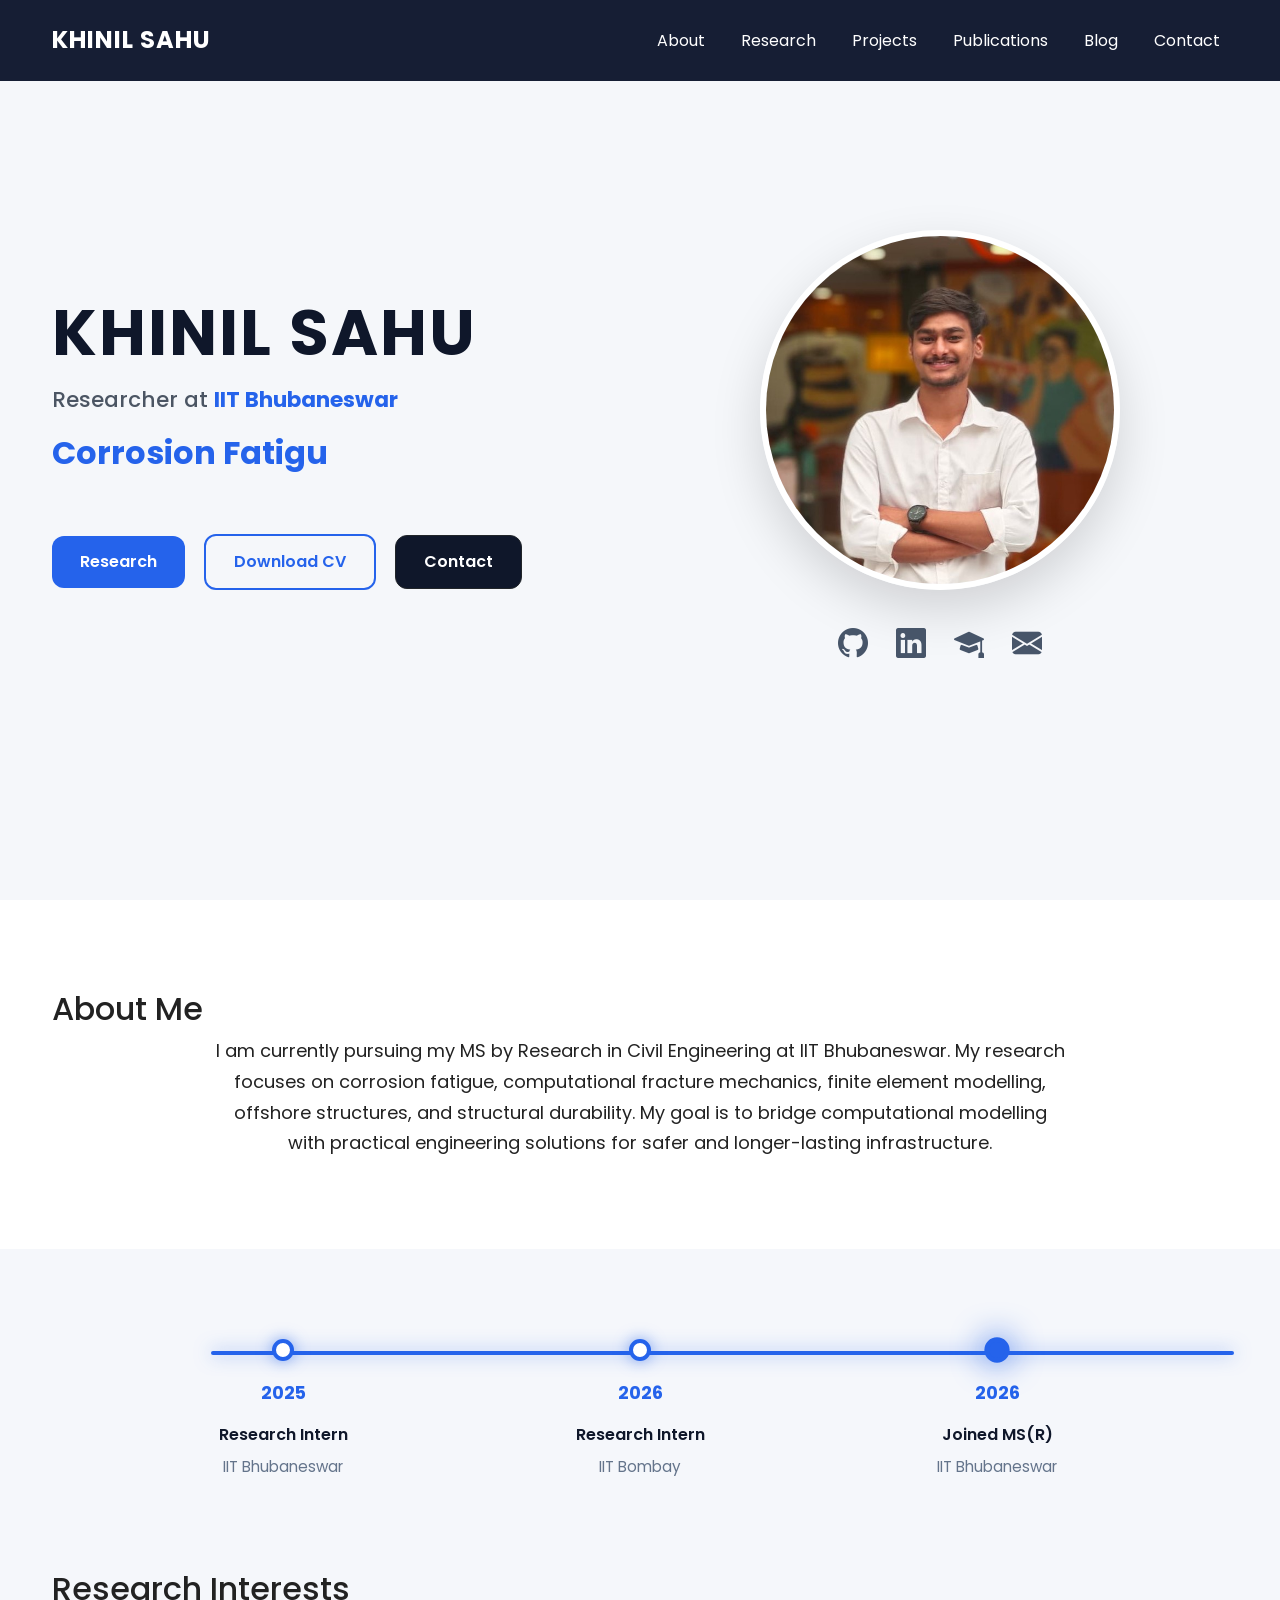
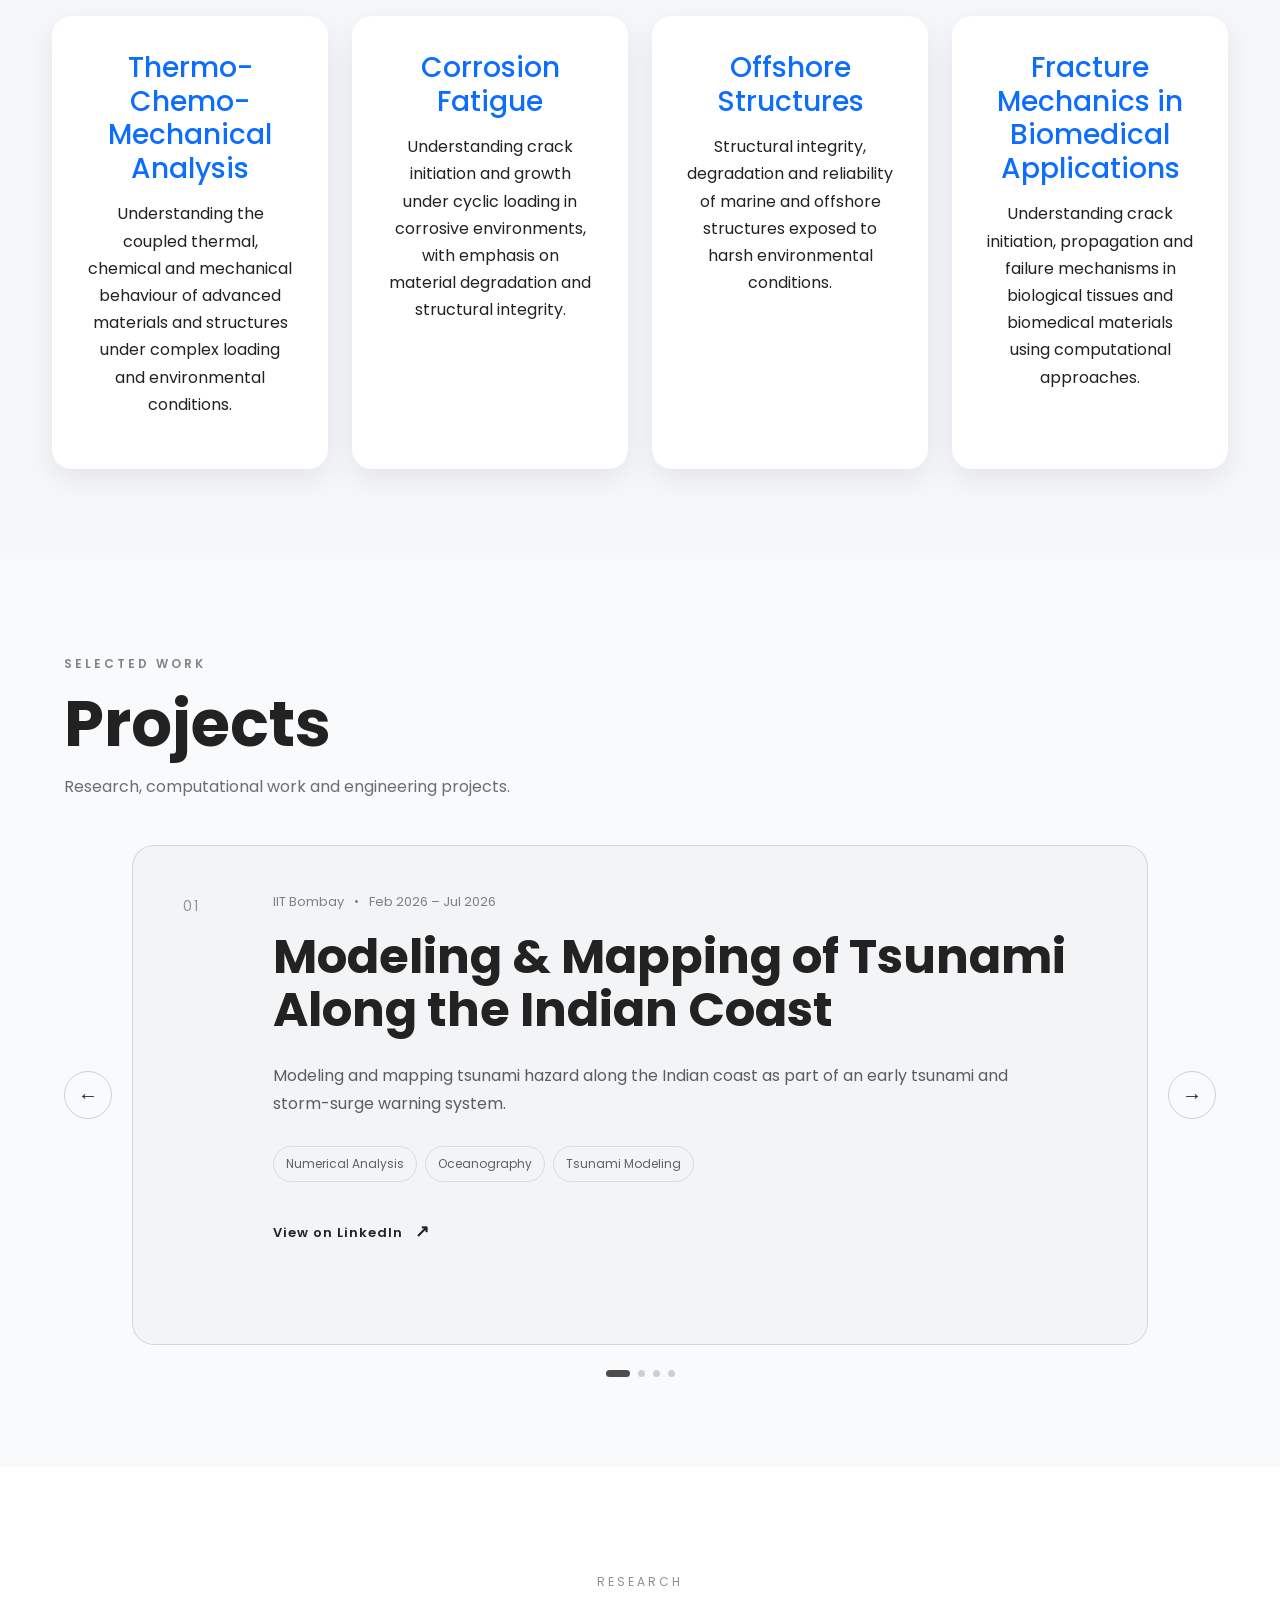
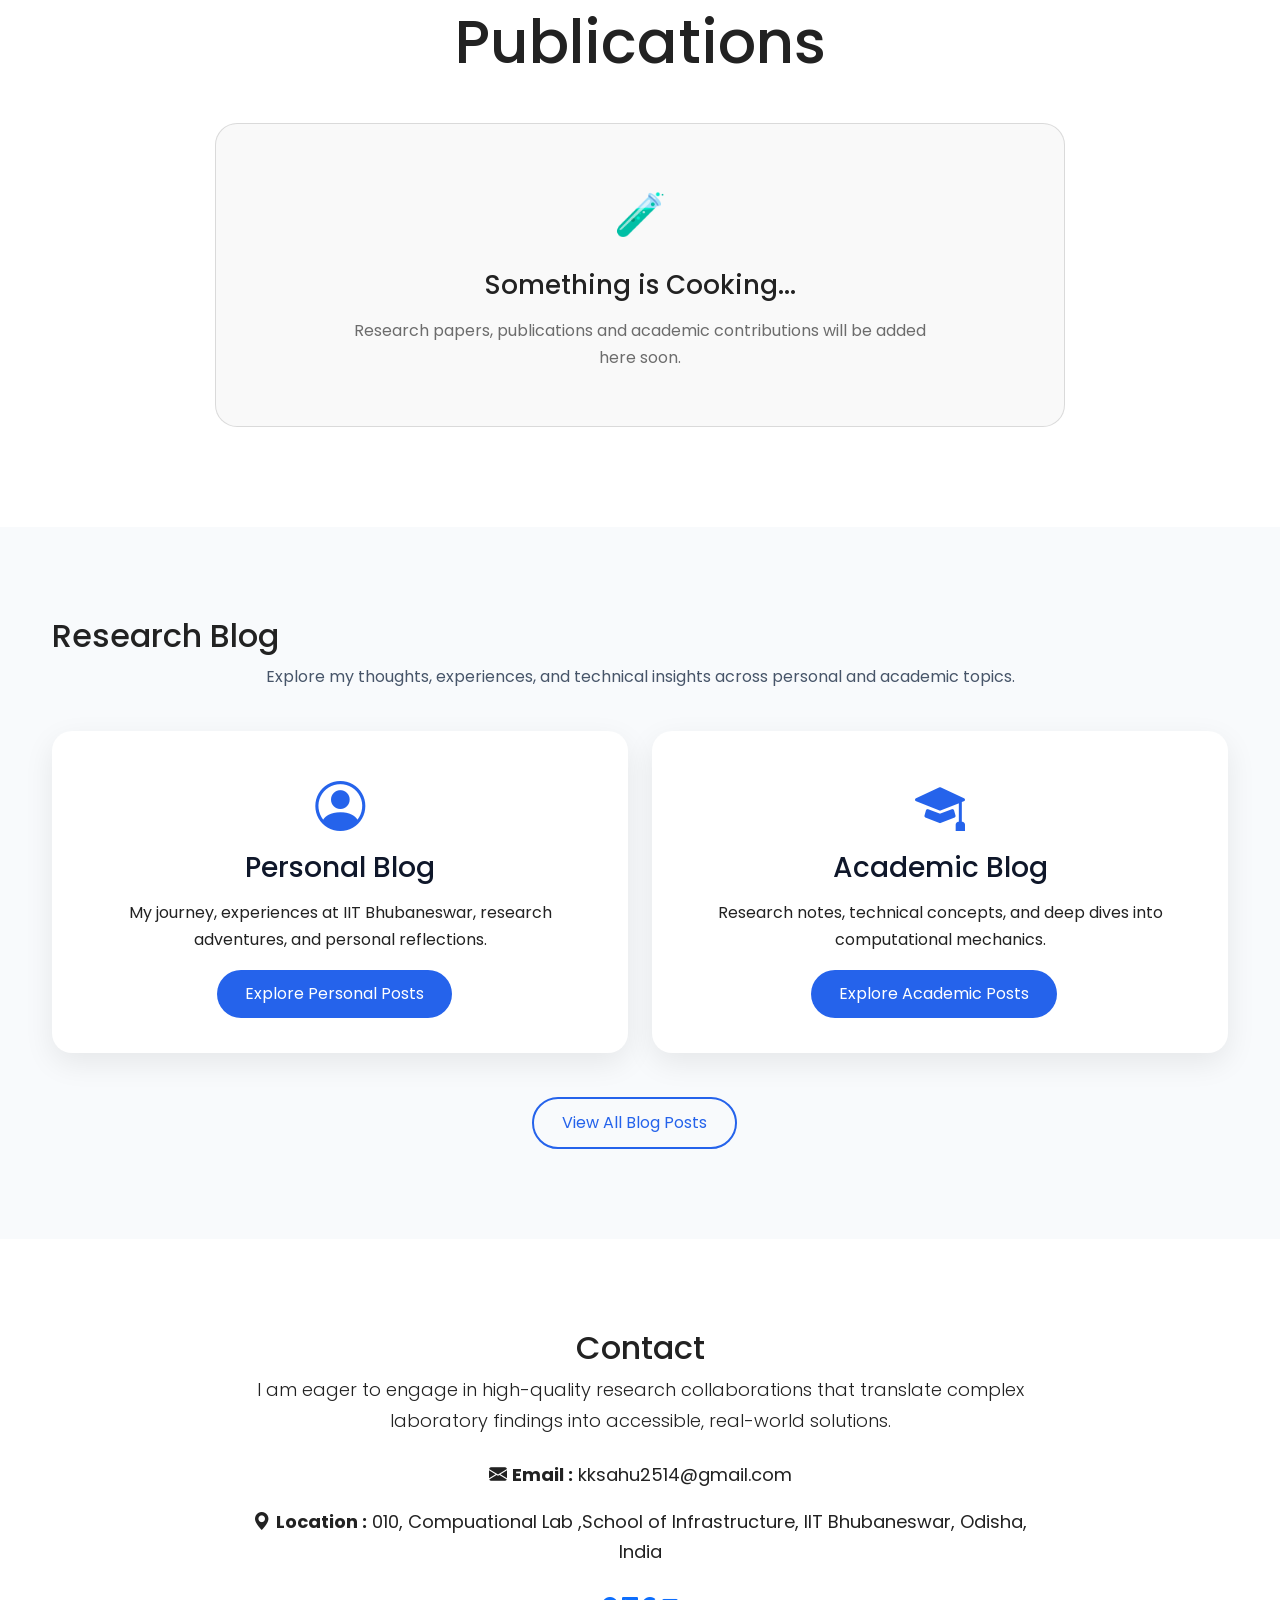
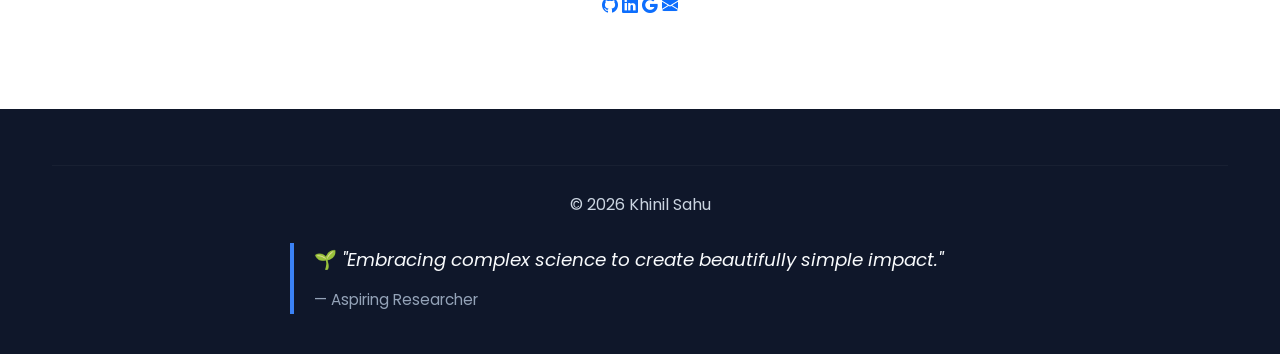
<file: index.html>
<!DOCTYPE html>
<html lang="en">

<head>

    <!-- =====================================================
         BASIC SETTINGS
    ====================================================== -->

    <meta charset="UTF-8">
    <meta name="viewport" content="width=device-width, initial-scale=1.0">

    <title>Khinil Sahu | Research Portfolio</title>

    <!-- Bootstrap -->

    <link href="https://cdn.jsdelivr.net/npm/bootstrap@5.3.7/dist/css/bootstrap.min.css" rel="stylesheet">

    <!-- Bootstrap Icons -->

    <link rel="stylesheet"
        href="https://cdn.jsdelivr.net/npm/bootstrap-icons@1.11.3/font/bootstrap-icons.css">

    <!-- Custom CSS -->

    <link rel="stylesheet" href="style.css">

</head>

<body>

<!-- =====================================================
     NAVIGATION BAR
====================================================== -->

<nav class="navbar navbar-expand-lg navbar-dark fixed-top">

    <div class="container">

        <a class="navbar-brand fw-bold" href="#">

            KHINIL SAHU

        </a>

        <button
            class="navbar-toggler"
            type="button"
            data-bs-toggle="collapse"
            data-bs-target="#navbarNav">

            <span class="navbar-toggler-icon"></span>

        </button>

        <div class="collapse navbar-collapse" id="navbarNav">

            <ul class="navbar-nav ms-auto">

                <li class="nav-item">
                    <a class="nav-link" href="#about">About</a>
                </li>

                <li class="nav-item">
                    <a class="nav-link" href="#research">Research</a>
                </li>

                <li class="nav-item">
                    <a class="nav-link" href="#projects">Projects</a>
                </li>

                <li class="nav-item">
                    <a class="nav-link" href="#publications">Publications</a>
                </li>

                <li class="nav-item">
                    <a class="nav-link" href="blog/index.html">Blog</a>
                </li>

                <li class="nav-item">
                    <a class="nav-link" href="#contact">Contact</a>
                </li>

            </ul>

        </div>

    </div>

</nav>

<!-- =====================================================
     HERO SECTION
====================================================== -->

<section class="hero">

<div class="container">

<div class="row align-items-center">

<!-- LEFT -->

<div class="col-lg-6">

<h1 class="hero-name">

KHINIL SAHU

</h1>

<p class="designation">

Researcher at <strong>IIT Bhubaneswar</strong>

</p>

<h2 class="typing"></h2>

<div class="hero-buttons">

<a href="#research" class="btn btn-primary">
Research
</a>

<a href="cv.pdf" class="btn btn-outline-primary">
Download CV
</a>

<a href="#contact" class="btn btn-dark">
Contact
</a>

</div>

</div>

<!-- RIGHT -->

<div class="col-lg-6 text-center">

<img src="profiles.jpg"
class="hero-photo">

<div class="photo-social">

<a href="#"><i class="bi bi-github"></i></a>

<a href="#"><i class="bi bi-linkedin"></i></a>

<a href="#"><i class="bi bi-mortarboard-fill"></i></a>

<a href="#"><i class="bi bi-envelope-fill"></i></a>

</div>

</div>

</div>

</div>

</section>

<!-- =====================================================
     ABOUT SECTION
====================================================== -->

<section id="about">

<div class="container">

<h2>

About Me

</h2>

<p class="text-center">

I am currently pursuing my MS by Research in Civil Engineering
at IIT Bhubaneswar. My research focuses on corrosion fatigue,
computational fracture mechanics, finite element modelling,
offshore structures, and structural durability.

My goal is to bridge computational modelling with practical
engineering solutions for safer and longer-lasting infrastructure.

</p>

</div>

</section>
<!-- Research Timeline -->

<div class="research-journey">

    <div class="timeline">

        <div class="timeline-item">

            <div class="timeline-dot"></div>

            <div class="timeline-year">2025</div>

            <div class="timeline-title">Research Intern</div>

            <div class="timeline-place">IIT Bhubaneswar</div>

        </div>

        <div class="timeline-item">

            <div class="timeline-dot"></div>

            <div class="timeline-year">2026</div>

            <div class="timeline-title">Research Intern</div>

            <div class="timeline-place">IIT Bombay</div>

        </div>

        <div class="timeline-item">

            <div class="timeline-dot active"></div>

            <div class="timeline-year">2026</div>

            <div class="timeline-title">Joined MS(R)</div>

            <div class="timeline-place">IIT Bhubaneswar</div>

        </div>

    </div>

</div>
<!-- =====================================================
     RESEARCH SECTION
====================================================== -->

<section id="research">

<div class="container">

<h2>

Research Interests

</h2>

<div class="row g-4">

<!-- 01 Thermo-Chemo-Mechanical Analysis -->

<div class="col-md-6 col-lg-3">

<div class="research-card">

<h3>

Thermo-Chemo-Mechanical Analysis

</h3>

<p>

Understanding the coupled thermal, chemical and mechanical
behaviour of advanced materials and structures under complex
loading and environmental conditions.

</p>

</div>

</div>


<!-- 02 Corrosion Fatigue -->

<div class="col-md-6 col-lg-3">

<div class="research-card">

<h3>

Corrosion Fatigue

</h3>

<p>

Understanding crack initiation and growth under cyclic
loading in corrosive environments, with emphasis on material
degradation and structural integrity.

</p>

</div>

</div>


<!-- 03 Offshore Structures -->

<div class="col-md-6 col-lg-3">

<div class="research-card">

<h3>

Offshore Structures

</h3>

<p>

Structural integrity, degradation and reliability of marine
and offshore structures exposed to harsh environmental
conditions.

</p>

</div>

</div>


<!-- 04 Fracture Mechanics in Biomedical Applications -->

<div class="col-md-6 col-lg-3">

<div class="research-card">

<h3>

Fracture Mechanics in Biomedical Applications

</h3>

<p>

Understanding crack initiation, propagation and failure
mechanisms in biological tissues and biomedical materials
using computational approaches.

</p>

</div>

</div>

</div>

</div>

</section>
<!-- =========================
     PROJECTS SECTION
========================= -->

<section id="projects" class="projects-section">

    <div class="projects-header">
        <span class="projects-label">SELECTED WORK</span>
        <h2>Projects</h2>
        <p>Research, computational work and engineering projects.</p>
    </div>

    <div class="projects-carousel-wrapper">

        <button class="project-arrow project-prev" aria-label="Previous project">
            &#8592;
        </button>

        <div class="projects-track-container">

            <div class="projects-track" id="projectsTrack">

                <!-- PROJECT 01 -->
                <a
                    href="href="https://www.linkedin.com/in/khinil-sahu-b2193b238/details/projects/""
                    target="_blank"
                    rel="noopener noreferrer"
                    class="project-card"
                >

                    <div class="project-number">01</div>

                    <div class="project-content">

                        <div class="project-meta">
                            IIT Bombay
                            <span>•</span>
                            Feb 2026 – Jul 2026
                        </div>

                        <h3>
                            Modeling & Mapping of Tsunami
                            Along the Indian Coast
                        </h3>

                        <p>
                            Modeling and mapping tsunami hazard along the
                            Indian coast as part of an early tsunami and
                            storm-surge warning system.
                        </p>

                        <div class="project-tags">
                            <span>Numerical Analysis</span>
                            <span>Oceanography</span>
                            <span>Tsunami Modeling</span>
                        </div>

                        <div class="project-link">
                            View on LinkedIn
                            <span>↗</span>
                        </div>

                    </div>

                </a>


                <!-- PROJECT 02 -->
                <a
                    href="href="https://www.linkedin.com/in/khinil-sahu-b2193b238/details/projects/""
                    target="_blank"
                    rel="noopener noreferrer"
                    class="project-card"
                >

                    <div class="project-number">02</div>

                    <div class="project-content">

                        <div class="project-meta">
                            IIT Bhubaneswar
                            <span>•</span>
                            May 2025 – Jul 2025
                        </div>

                        <h3>
                            Bolt Loosening Analysis
                            with FEM
                        </h3>

                        <p>
                            Finite element analysis of bolt loosening under
                            transverse loading with computational
                            implementation using Julia.
                        </p>

                        <div class="project-tags">
                            <span>FEM</span>
                            <span>Julia</span>
                            <span>Computational Mechanics</span>
                        </div>

                        <div class="project-link">
                            View on LinkedIn
                            <span>↗</span>
                        </div>

                    </div>

                </a>


                <!-- PROJECT 03 -->
                <a
                    href="href="https://www.linkedin.com/in/khinil-sahu-b2193b238/details/projects/""
                    target="_blank"
                    rel="noopener noreferrer"
                    class="project-card"
                >

                    <div class="project-number">03</div>

                    <div class="project-content">

                        <div class="project-meta">
                            IGIT Sarang
                            <span>•</span>
                            Jul 2025 – Dec 2025
                        </div>

                        <h3>
                            Interface Shear Strength
                            between Fly Ash & Jute Geotextile
                        </h3>

                        <p>
                            Experimental investigation of fly ash and jute
                            geotextile using direct shear tests, exploring
                            sustainable applications in civil engineering.
                        </p>

                        <div class="project-tags">
                            <span>Materials Testing</span>
                            <span>Sustainability</span>
                            <span>Geotechnical Engineering</span>
                        </div>

                        <div class="project-link">
                            View on LinkedIn
                            <span>↗</span>
                        </div>

                    </div>

                </a>


                <!-- PROJECT 04 -->
                <a
                    href="href="https://www.linkedin.com/in/khinil-sahu-b2193b238/details/projects/""
                    target="_blank"
                    rel="noopener noreferrer"
                    class="project-card"
                >

                    <div class="project-number">04</div>

                    <div class="project-content">

                        <div class="project-meta">
                            IGIT Sarang
                        </div>

                        <h3>
                            Floating Cities:
                            A Sustainable Solution for
                            Future Urban Challenges
                        </h3>

                        <p>
                            A functional scale model exploring floating
                            urban infrastructure, sustainability, modular
                            construction and resilience to coastal challenges.
                        </p>

                        <div class="project-tags">
                            <span>Sustainable Design</span>
                            <span>Structural Engineering</span>
                            <span>Urban Planning</span>
                        </div>

                        <div class="project-link">
                            View on LinkedIn
                            <span>↗</span>
                        </div>

                    </div>

                </a>

            </div>

        </div>

        <button class="project-arrow project-next" aria-label="Next project">
            &#8594;
        </button>

    </div>


    <!-- SLIDE INDICATOR -->
    <div class="projects-indicator">

        <span class="project-dot active"></span>
        <span class="project-dot"></span>
        <span class="project-dot"></span>
        <span class="project-dot"></span>

    </div>

</section>


<!-- =========================
     PROJECTS STYLE
========================= -->

<style>

.projects-section {
    width: 100%;
    padding: 90px 5%;
    overflow: hidden;
}

.projects-header {
    max-width: 850px;
    margin-bottom: 45px;
}

.projects-label {
    font-size: 12px;
    letter-spacing: 3px;
    opacity: 0.55;
    font-weight: 600;
}

.projects-header h2 {
    margin: 10px 0;
    font-size: clamp(36px, 5vw, 64px);
    font-weight: 700;
}

.projects-header p {
    margin: 0;
    opacity: 0.65;
    font-size: 16px;
}


/* CAROUSEL */

.projects-carousel-wrapper {
    display: flex;
    align-items: center;
    gap: 20px;
    width: 100%;
}

.projects-track-container {
    width: 100%;
    overflow: hidden;
    cursor: grab;
}

.projects-track-container:active {
    cursor: grabbing;
}

.projects-track {
    display: flex;
    transition: transform 0.55s cubic-bezier(.22,.61,.36,1);
    will-change: transform;
}


/* CARD */

.project-card {
    flex: 0 0 100%;
    width: 100%;
    min-height: 430px;

    padding: 45px 50px;

    display: flex;
    gap: 45px;

    text-decoration: none;
    color: inherit;

    border: 1px solid rgba(128,128,128,0.25);
    border-radius: 22px;

    background: rgba(128,128,128,0.05);

    transition:
        transform 0.3s ease,
        border-color 0.3s ease,
        background 0.3s ease;
}

.project-card:hover {
    transform: translateY(-4px);
    border-color: rgba(128,128,128,0.55);
    background: rgba(128,128,128,0.08);
}


/* NUMBER */

.project-number {
    font-size: 14px;
    letter-spacing: 2px;
    opacity: 0.45;
    min-width: 45px;
    padding-top: 4px;
}


/* CONTENT */

.project-content {
    max-width: 850px;
}

.project-meta {
    font-size: 13px;
    opacity: 0.55;
    margin-bottom: 18px;
}

.project-meta span {
    margin: 0 7px;
}

.project-card h3 {
    font-size: clamp(28px, 4vw, 48px);
    line-height: 1.1;
    margin: 0 0 25px;
    font-weight: 650;
}

.project-card p {
    font-size: 16px;
    line-height: 1.75;
    opacity: 0.72;
    max-width: 750px;
    margin-bottom: 28px;
}


/* TAGS */

.project-tags {
    display: flex;
    flex-wrap: wrap;
    gap: 8px;
}

.project-tags span {
    font-size: 12px;
    padding: 7px 12px;
    border: 1px solid rgba(128,128,128,0.3);
    border-radius: 50px;
    opacity: 0.7;
}


/* LINK */

.project-link {
    margin-top: 35px;
    font-size: 13px;
    letter-spacing: 1px;
    font-weight: 600;
}

.project-link span {
    margin-left: 8px;
    font-size: 17px;
}


/* ARROWS */

.project-arrow {
    flex: 0 0 auto;

    width: 48px;
    height: 48px;

    border-radius: 50%;

    border: 1px solid rgba(128,128,128,0.35);

    background: transparent;

    color: inherit;

    font-size: 20px;

    cursor: pointer;

    transition: 0.25s ease;
}

.project-arrow:hover {
    transform: scale(1.08);
    background: rgba(128,128,128,0.1);
}


/* DOTS */

.projects-indicator {
    display: flex;
    justify-content: center;
    gap: 8px;
    margin-top: 25px;
}

.project-dot {
    width: 7px;
    height: 7px;
    border-radius: 50%;
    background: currentColor;
    opacity: 0.2;
    transition: 0.3s ease;
}

.project-dot.active {
    width: 24px;
    border-radius: 10px;
    opacity: 0.8;
}


/* MOBILE */

@media (max-width: 768px) {

    .projects-section {
        padding: 65px 20px;
    }

    .projects-header {
        margin-bottom: 30px;
    }

    .projects-carousel-wrapper {
        gap: 0;
    }

    .project-arrow {
        display: none;
    }

    .project-card {
        min-height: 500px;

        padding: 30px 25px;

        display: block;

        border-radius: 18px;
    }

    .project-number {
        margin-bottom: 25px;
    }

    .project-card h3 {
        font-size: 30px;
        line-height: 1.12;
    }

    .project-card p {
        font-size: 15px;
        line-height: 1.7;
    }

    .project-link {
        margin-top: 30px;
    }

}

</style>


<!-- =========================
     PROJECTS JAVASCRIPT
========================= -->

<script>

(function () {

    const track = document.getElementById("projectsTrack");
    const container = document.querySelector(".projects-track-container");

    const nextButton = document.querySelector(".project-next");
    const prevButton = document.querySelector(".project-prev");

    const dots = document.querySelectorAll(".project-dot");

    const totalProjects = 4;

    let currentProject = 0;

    let startX = 0;
    let currentX = 0;
    let isDragging = false;


    /* UPDATE SLIDE */

    function updateProject() {

        track.style.transform =
            "translateX(-" + (currentProject * 100) + "%)";

        dots.forEach(function (dot, index) {

            dot.classList.toggle(
                "active",
                index === currentProject
            );

        });

    }


    /* NEXT */

    function nextProject() {

        if (currentProject < totalProjects - 1) {

            currentProject++;

        } else {

            currentProject = 0;

        }

        updateProject();

    }


    /* PREVIOUS */

    function previousProject() {

        if (currentProject > 0) {

            currentProject--;

        } else {

            currentProject = totalProjects - 1;

        }

        updateProject();

    }


    /* BUTTONS */

    nextButton.addEventListener(
        "click",
        nextProject
    );

    prevButton.addEventListener(
        "click",
        previousProject
    );


    /* KEYBOARD */

    document.addEventListener(
        "keydown",
        function (event) {

            if (event.key === "ArrowRight") {

                nextProject();

            }

            if (event.key === "ArrowLeft") {

                previousProject();

            }

        }
    );


    /* TOUCH START */

    container.addEventListener(
        "touchstart",
        function (event) {

            startX = event.touches[0].clientX;

        },
        { passive: true }
    );


    /* TOUCH END */

    container.addEventListener(
        "touchend",
        function (event) {

            currentX =
                event.changedTouches[0].clientX;

            const difference =
                startX - currentX;


            if (Math.abs(difference) > 50) {

                if (difference > 0) {

                    nextProject();

                } else {

                    previousProject();

                }

            }

        },
        { passive: true }
    );


    /* MOUSE DRAG */

    container.addEventListener(
        "mousedown",
        function (event) {

            isDragging = true;

            startX = event.clientX;

        }
    );


    container.addEventListener(
        "mouseup",
        function (event) {

            if (!isDragging) return;

            isDragging = false;

            currentX = event.clientX;

            const difference =
                startX - currentX;


            if (Math.abs(difference) > 60) {

                if (difference > 0) {

                    nextProject();

                } else {

                    previousProject();

                }

            }

        }
    );


    container.addEventListener(
        "mouseleave",
        function () {

            isDragging = false;

        }
    );


    /* DOT CLICK */

    dots.forEach(function (dot, index) {

        dot.addEventListener(
            "click",
            function () {

                currentProject = index;

                updateProject();

            }
        );

    });


    /* INITIAL STATE */

    updateProject();

})();

</script>

<!-- =========================
     PUBLICATIONS SECTION
========================= -->

<section id="publications" class="publications-section">

    <div class="publications-container">

        <span class="publications-label">RESEARCH</span>

        <h2>Publications</h2>

        <div class="publication-coming-soon">

            <div class="publication-icon">
                🧪
            </div>

            <h3>Something is Cooking...</h3>

            <p>
                Research papers, publications and academic contributions
                will be added here soon.
            </p>

        </div>

    </div>

</section>


<style>

.publications-section {
    padding: 100px 5%;
    text-align: center;
}

.publications-container {
    max-width: 850px;
    margin: auto;
}

.publications-label {
    font-size: 12px;
    letter-spacing: 3px;
    opacity: 0.5;
}

.publications-section h2 {
    margin: 12px 0 45px;
    font-size: clamp(36px, 5vw, 60px);
}

.publication-coming-soon {
    padding: 55px 30px;
    border: 1px solid rgba(128,128,128,0.25);
    border-radius: 22px;
    background: rgba(128,128,128,0.05);
}

.publication-icon {
    font-size: 42px;
    margin-bottom: 20px;
}

.publication-coming-soon h3 {
    font-size: 26px;
    margin-bottom: 15px;
}

.publication-coming-soon p {
    max-width: 600px;
    margin: auto;
    line-height: 1.7;
    opacity: 0.65;
}

@media (max-width: 600px) {

    .publications-section {
        padding: 70px 20px;
    }

    .publication-coming-soon {
        padding: 45px 20px;
    }

}

</style>


<!-- =====================================================
     BLOG
====================================================== -->

<section id="blog">

<div class="container">

<h2>

Research Blog

</h2>

<p class="text-center" style="margin-bottom: 40px; color: #475569;">
Explore my thoughts, experiences, and technical insights across personal and academic topics.
</p>

<div class="row g-4 justify-content-center">

<div class="col-lg-6 text-center">

<div class="research-card">

<i class="bi bi-person-circle" style="font-size:50px; color:#2563EB; margin-bottom: 15px;"></i>

<h3 style="color: #0F172A;">Personal Blog</h3>

<p>
My journey, experiences at IIT Bhubaneswar, research adventures, and personal reflections.
</p>

<a href="blog/personal/index.html" class="btn btn-primary">
Explore Personal Posts
</a>

</div>

</div>

<div class="col-lg-6 text-center">

<div class="research-card">

<i class="bi bi-mortarboard-fill" style="font-size:50px; color:#2563EB; margin-bottom: 15px;"></i>

<h3 style="color: #0F172A;">Academic Blog</h3>

<p>
Research notes, technical concepts, and deep dives into computational mechanics.
</p>

<a href="blog/academic/index.html" class="btn btn-primary">
Explore Academic Posts
</a>

</div>

</div>

</div>

<div class="row mt-4">
<div class="col-12 text-center">
<a href="blog/index.html" class="btn btn-outline-primary" style="margin-top: 20px;">
View All Blog Posts
</a>
</div>
</div>

</div>

</section>
    <!-- =====================================================
     CONTACT SECTION
====================================================== -->

<section id="contact">

    <div class="container">

        <h2>Contact</h2>

        <div class="row justify-content-center">

            <div class="col-lg-8 text-center">

                <p class="lead">

                    I am eager to engage in high-quality research collaborations that translate complex laboratory findings into accessible, real-world solutions.

                </p>

                <div class="mt-4">

                    <p>

                        <i class="bi bi-envelope-fill"></i>

                        <strong>Email :</strong>

                        kksahu2514@gmail.com

                    </p>

                    <p>

                        <i class="bi bi-geo-alt-fill"></i>

                        <strong>Location :</strong>

                       010, Compuational Lab ,School of Infrastructure,
                        IIT Bhubaneswar,
                        Odisha, India

                    </p>

                </div>

                <div class="social mt-4">

                    <a href="https://github.com/Khinil" target="_blank">

                        <i class="bi bi-github"></i>

                    </a>

                    <a href="#" target="_blank">

                        <i class="bi bi-linkedin"></i>

                    </a>

                    <a href="#" target="_blank">

                        <i class="bi bi-google"></i>

                    </a>

                    <a href="mailto:your.email@example.com">

                        <i class="bi bi-envelope-fill"></i>

                    </a>

                </div>

            </div>

        </div>

    </div>

</section>



<!-- =====================================================
     FOOTER
====================================================== -->

<footer>

    <div class="container">

        <hr>

        <p class="copyright">
            © 2026 Khinil Sahu
        </p>

        <blockquote class="footer-quote">

            <p>
                🌱 <em>"Embracing complex science to create beautifully simple impact."</em>
            </p>

            <cite>
                — Aspiring Researcher
            </cite>

        </blockquote>

    </div>

</footer>

<!-- =====================================================
     JAVASCRIPT FILES
====================================================== -->

<script src="https://cdn.jsdelivr.net/npm/bootstrap@5.3.7/dist/js/bootstrap.bundle.min.js"></script>

<script src="script.js"></script>

</body>

</html>
</file>
<file: style.css>
/* ==========================================================
   GOOGLE FONT
========================================================== */

@import url('https://fonts.googleapis.com/css2?family=Poppins:wght@300;400;500;600;700;800&display=swap');


/* ==========================================================
   GLOBAL SETTINGS
========================================================== */

*{
    margin:0;
    padding:0;
    box-sizing:border-box;
    scroll-behavior:smooth;
}

body{

    font-family:'Poppins',sans-serif;

    background:#f5f7fb;

    color:#222;

    overflow-x:hidden;

    line-height:1.7;

}

a{
    text-decoration:none;
}

section{
    padding:90px 0;
}

.container{
    max-width:1200px;
}


/* ==========================================================
   NAVBAR
========================================================== */

.navbar{

    background:rgba(10,18,42,.95);

    backdrop-filter:blur(10px);

    padding:15px 0;

}

.navbar-brand{

    font-size:1.5rem;

    font-weight:700;

    letter-spacing:1px;

}

.nav-link{

    color:#ffffff !important;

    margin-left:20px;

    transition:.3s;

}

.nav-link:hover{

    color:#ffc107 !important;

}


/* ==========================================================
   HERO SECTION
========================================================== */

.hero-buttons{

    margin-top:45px;

}

.hero-buttons .btn{

    margin-right:15px;

    margin-bottom:15px;

}

.hero-photo{

    width:360px;

    height:360px;

    object-fit:cover;

    border-radius:50%;

    border:8px solid rgba(255,255,255,.15);

    box-shadow:0 25px 60px rgba(0,0,0,.35);

}

.photo-social{

    margin-top:30px;

}

.photo-social a{

    color:white;

    font-size:30px;

    margin:0 15px;

    transition:.3s;

}

.photo-social a:hover{

    color:#FFD54F;

    transform:translateY(-6px);

}
/* ==========================================
   DESIGNATION
========================================== */

.designation{

    font-size:1.35rem;

    color:#4B5563;

    margin:10px 0 15px;

    font-weight:500;

}

.designation strong{

    color:#2563EB;

}

/* ==========================================
   TYPING TEXT
========================================== */

.typing{

    color:#2563EB;

    font-size:2rem;

    font-weight:700;

    min-height:55px;

    margin-bottom:40px;

}
/* ==========================================================
   RESEARCH TAGS
========================================================== */

.research-tags{

    display:flex;

    flex-wrap:wrap;

    gap:12px;

    margin-top:30px;

}

.research-tags span{

    background:rgba(255,255,255,.12);

    border:1px solid rgba(255,255,255,.15);

    border-radius:30px;

    padding:10px 18px;

    font-size:14px;

}


/* ==========================================================
   BUTTONS
========================================================== */

.btn{

    border-radius:30px;

    padding:12px 28px;

    margin-right:12px;

    transition:.3s;

}

.btn:hover{

    transform:translateY(-3px);

}

.hero{

    min-height:100vh;

    display:flex;

    align-items:center;

    background:#F5F7FA;

}

.hero-name{

    font-size:4rem;

    font-weight:700;

    color:#0F172A;

    letter-spacing:2px;

}

.hero-buttons{

    margin-top:45px;

}

.hero-buttons .btn{

    margin-right:15px;

    padding:14px 28px;

    border-radius:12px;

    font-weight:600;

}

.btn-primary{

    background:#2563EB;

    border:none;

}

.btn-outline-primary{

    border:2px solid #2563EB;

    color:#2563EB;

}

.btn-dark{

    background:#0F172A;

}

.hero-photo{

    width:360px;

    height:360px;

    object-fit:cover;

    border-radius:50%;

    border:6px solid white;

    box-shadow:0 20px 50px rgba(0,0,0,.15);

}

.photo-social{

    margin-top:30px;

}

.photo-social a{

    color:#475569;

    font-size:30px;

    margin:0 12px;

    transition:.3s;

}

.photo-social a:hover{

    color:#2563EB;

}

/* ==========================================================
   ABOUT SECTION
========================================================== */

#about{

    background:white;

}

#about p{

    max-width:850px;

    margin:auto;

    text-align:center;

    font-size:18px;

}


/* ==========================================================
   RESEARCH CARDS
========================================================== */

.research-card{

    background:white;

    border-radius:20px;

    padding:35px;

    text-align:center;

    height:100%;

    box-shadow:0 10px 30px rgba(0,0,0,.08);

    transition:.35s;

}

.research-card:hover{

    transform:translateY(-10px);

    box-shadow:0 18px 40px rgba(0,0,0,.15);

}

.research-card h3{

    color:#0d6efd;

    margin-bottom:15px;

}


/* ==========================================================
   PROJECTS
========================================================== */

#projects{

    background:#f8fafc;

}


/* ==========================================================
   PUBLICATIONS
========================================================== */

#publications{

    background:white;

}


/* ==========================================================
   BLOG
========================================================== */

#blog{

    background:#f8fafc;

}


/* ==========================================================
   CONTACT
========================================================== */

#contact{

    background:white;

    text-align:center;

}

#contact p{

    font-size:18px;

}


/* ==========================================================
   FOOTER
========================================================== */

footer{

    background:#0f172a;

    color:white;

    text-align:center;

    padding:30px;

}


/* ==========================================================
   SCROLLBAR
========================================================== */

::-webkit-scrollbar{

    width:8px;

}

::-webkit-scrollbar-thumb{

    background:#2563eb;

    border-radius:20px;

}


/* ==========================================================
   MOBILE RESPONSIVE
========================================================== */

@media(max-width:992px){

.hero{

    text-align:center;

}

.hero h1{

    font-size:2.8rem;

}

.hero-text{

    margin:auto;

}

.research-tags{

    justify-content:center;

}

.hero-photo{

    width:220px;

    height:220px;

    margin-top:50px;

}

.social{

    text-align:center;

}

section{

    padding:70px 0;

}

}

/* ==========================================
   FOOTER
========================================== */

footer{

    background:#0F172A;

    color:#F8FAFC;

    padding:40px 0;

    text-align:center;

}

footer hr{

    border-color:rgba(255,255,255,.15);

    margin-bottom:25px;

}

.copyright{

    color:#CBD5E1;

    font-size:1rem;

    margin-bottom:25px;

}

/* ==========================================
   FOOTER QUOTE
========================================== */

.footer-quote{

    max-width:700px;

    margin:0 auto;

    padding-left:20px;

    border-left:4px solid #3B82F6;

    text-align:left;

}

.footer-quote p{

    font-size:1.15rem;

    color:#F8FAFC;

    margin-bottom:10px;

    line-height:1.8;

}

.footer-quote cite{

    color:#94A3B8;

    font-size:.95rem;

    font-style:normal;

}
/*==========================================
        RESEARCH JOURNEY
==========================================*/

.research-journey{

    margin-top:90px;

}

.research-journey h2{

    text-align:center;

    font-size:2.1rem;

    color:#0F172A;

    margin-bottom:70px;

    font-weight:700;

}

.timeline{

    position:relative;

    display:flex;

    justify-content:space-between;

    align-items:flex-start;

    max-width:1100px;

    margin:auto;

    padding:0 40px;

}

/* Blue glowing line */

.timeline::before{

    content:"";

    position:absolute;

    top:12px;

    left:11%;

    right:-4%;

    height:4px;

    background:#2563EB;

    border-radius:20px;

    box-shadow:0 0 18px rgba(37,99,235,.55);

}

/* Timeline Item */

.timeline-item{

    position:relative;

    width:30%;

    text-align:center;

    z-index:2;

}

/* Bubble */

.timeline-dot{

    width:22px;

    height:22px;

    margin:auto;

    background:#ffffff;

    border:4px solid #2563EB;

    border-radius:50%;

    box-shadow:0 0 15px rgba(37,99,235,.55);

    transition:.35s;

}

/* Last Bubble */

.timeline-dot.active{

    background:#2563EB;

    transform:scale(1.15);

    box-shadow:0 0 28px rgba(37,99,235,.95);

}

/* Hover */

.timeline-item:hover .timeline-dot{

    transform:scale(1.25);

    box-shadow:0 0 30px rgba(37,99,235,.95);

}

.timeline-year{

    margin-top:18px;

    color:#2563EB;

    font-size:1.1rem;

    font-weight:700;

}

.timeline-title{

    margin-top:12px;

    font-weight:600;

    color:#0F172A;

    font-size:1rem;

}

.timeline-place{

    margin-top:6px;

    color:#64748B;

    font-size:.95rem;

}

/* Mobile */

@media(max-width:768px){

.timeline{

    flex-direction:column;

    gap:60px;

}

.timeline::before{

    display:none;

}

.timeline-item{

    width:100%;

}

}
@keyframes pulse{

0%{

box-shadow:0 0 0 rgba(37,99,235,.4);

}

50%{

box-shadow:0 0 25px rgba(37,99,235,.95);

}

100%{

box-shadow:0 0 0 rgba(37,99,235,.4);

}

}

.timeline-dot{

animation:pulse 2.8s infinite;

}
.quote-note {
    margin: 5px 0 30px;
    padding: 5px 0 5px 18px;

    border-left: 3px solid #777;

    color: #aaa;

    font-family: Georgia, serif;
    font-size: 17px;
    font-style: italic;

    line-height: 1.6;
}
</file>
